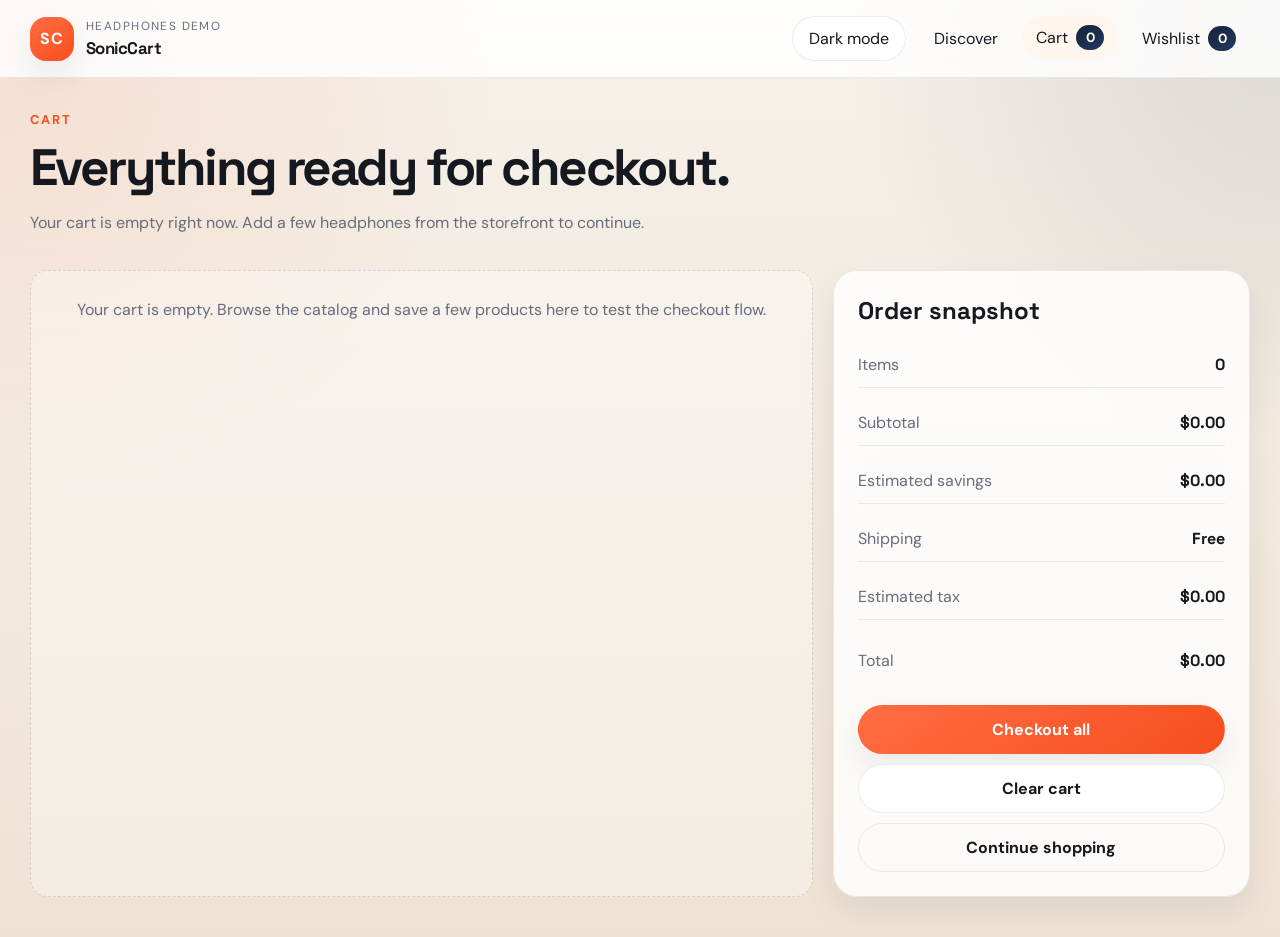
<file: HeadphonesEcommerence/AddToCart/AddToCart.html>
<!doctype html>
<html lang="en">
  <head>
    <meta charset="UTF-8" />
    <meta name="viewport" content="width=device-width, initial-scale=1.0" />
    <title>SonicCart | Cart</title>
    <link rel="preconnect" href="https://fonts.googleapis.com" />
    <link rel="preconnect" href="https://fonts.gstatic.com" crossorigin />
    <link
      href="https://fonts.googleapis.com/css2?family=DM+Sans:wght@400;500;700&family=Space+Grotesk:wght@500;700&display=swap"
      rel="stylesheet"
    />
    <link rel="stylesheet" href="../shared/base.css" />
    <link rel="stylesheet" href="AddToCart.css" />
  </head>
  <body>
    <header class="site-header">
      <div class="header-inner">
        <a href="../HomePage/index.html" class="brand">
          <span class="brand-mark">SC</span>
          <span class="brand-copy">
            <span class="brand-kicker">Headphones demo</span>
            <span class="brand-title">SonicCart</span>
          </span>
        </a>

        <div class="header-actions">
          <button id="theme-toggle" class="theme-toggle" type="button">
            Dark mode
          </button>
          <nav class="site-nav">
            <a href="../HomePage/index.html" class="nav-link">Discover</a>
            <a href="AddToCart.html" class="nav-link active">
              Cart <span id="cart-count" class="nav-count">0</span>
            </a>
            <a href="../AddtoWishlist/AddtoWishlist.html" class="nav-link">
              Wishlist <span id="wishlist-count" class="nav-count">0</span>
            </a>
          </nav>
        </div>
      </div>
    </header>

    <main class="page-shell">
      <section class="page-heading">
        <span class="eyebrow">Cart</span>
        <h1>Everything ready for checkout.</h1>
        <p id="cart-summary">Loading cart details...</p>
      </section>

      <section class="collection-layout">
        <div id="cart-list" class="collection-list"></div>

        <aside class="summary-panel surface-card">
          <h2 class="display-font">Order snapshot</h2>
          <div id="cart-totals" class="summary-stats"></div>
          <div class="summary-actions">
            <button id="checkout-cart" class="btn btn-primary btn-block">
              Checkout all
            </button>
            <button id="clear-cart" class="btn btn-secondary btn-block">
              Clear cart
            </button>
            <a href="../HomePage/index.html" class="btn btn-ghost btn-block">
              Continue shopping
            </a>
          </div>
        </aside>
      </section>
    </main>

    <div id="toast" class="toast hidden" role="status" aria-live="polite"></div>

    <script type="module" src="AddToCart.js"></script>
  </body>
</html>
</file>
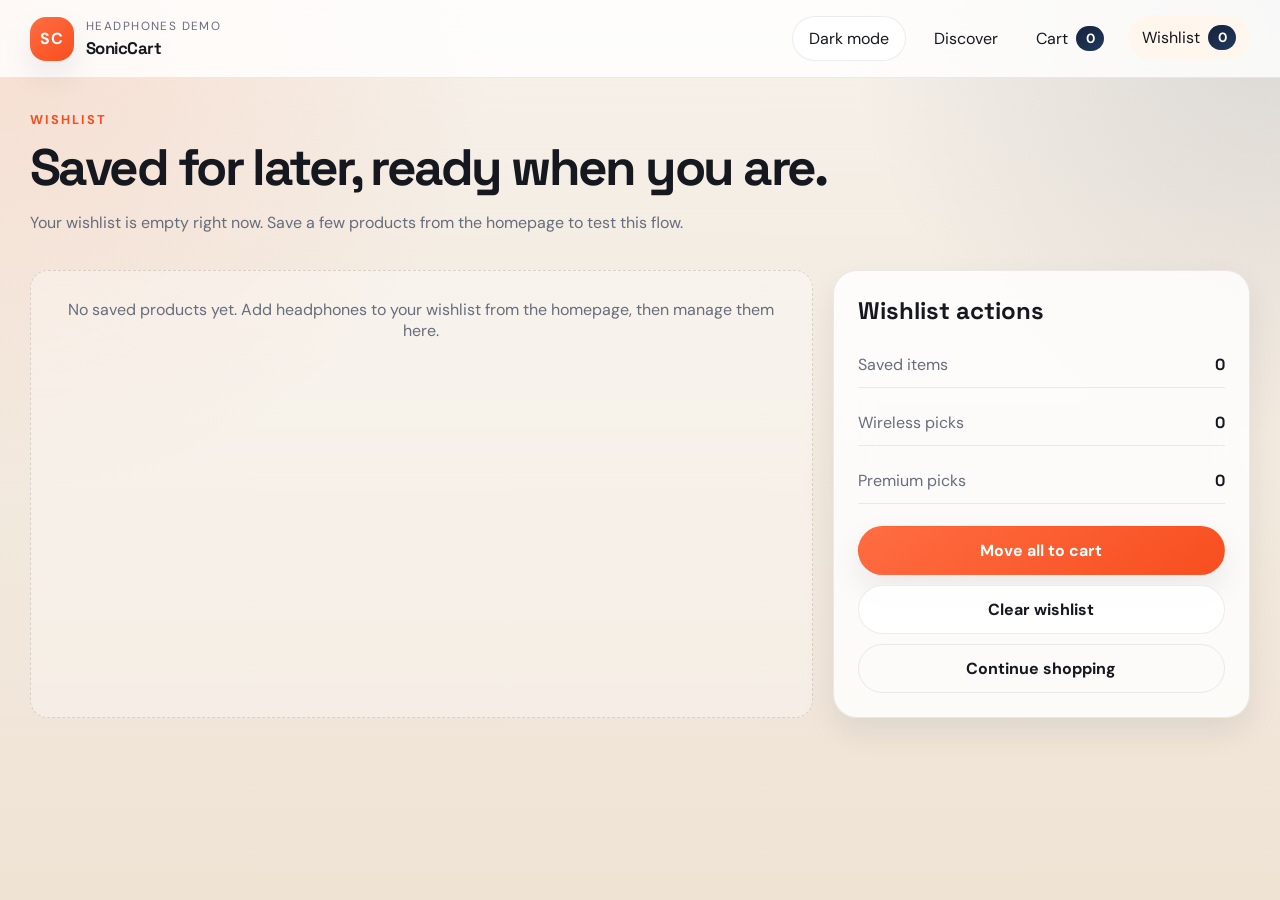
<file: HeadphonesEcommerence/AddtoWishlist/AddtoWishlist.html>
<!doctype html>
<html lang="en">
  <head>
    <meta charset="UTF-8" />
    <meta name="viewport" content="width=device-width, initial-scale=1.0" />
    <title>SonicCart | Wishlist</title>
    <link rel="preconnect" href="https://fonts.googleapis.com" />
    <link rel="preconnect" href="https://fonts.gstatic.com" crossorigin />
    <link
      href="https://fonts.googleapis.com/css2?family=DM+Sans:wght@400;500;700&family=Space+Grotesk:wght@500;700&display=swap"
      rel="stylesheet"
    />
    <link rel="stylesheet" href="../shared/base.css" />
    <link rel="stylesheet" href="AddtoWishlist.css" />
  </head>
  <body>
    <header class="site-header">
      <div class="header-inner">
        <a href="../HomePage/index.html" class="brand">
          <span class="brand-mark">SC</span>
          <span class="brand-copy">
            <span class="brand-kicker">Headphones demo</span>
            <span class="brand-title">SonicCart</span>
          </span>
        </a>

        <div class="header-actions">
          <button id="theme-toggle" class="theme-toggle" type="button">
            Dark mode
          </button>
          <nav class="site-nav">
            <a href="../HomePage/index.html" class="nav-link">Discover</a>
            <a href="../AddToCart/AddToCart.html" class="nav-link">
              Cart <span id="cart-count" class="nav-count">0</span>
            </a>
            <a href="AddtoWishlist.html" class="nav-link active">
              Wishlist <span id="wishlist-count" class="nav-count">0</span>
            </a>
          </nav>
        </div>
      </div>
    </header>

    <main class="page-shell">
      <section class="page-heading">
        <span class="eyebrow">Wishlist</span>
        <h1>Saved for later, ready when you are.</h1>
        <p id="wishlist-summary">Loading saved favorites...</p>
      </section>

      <section class="collection-layout">
        <div id="wishlist-list" class="collection-list"></div>

        <aside class="summary-panel surface-card">
          <h2 class="display-font">Wishlist actions</h2>
          <div id="wishlist-stats" class="summary-stats"></div>
          <div class="summary-actions">
            <button id="move-all-to-cart" class="btn btn-primary btn-block">
              Move all to cart
            </button>
            <button id="clear-wishlist" class="btn btn-secondary btn-block">
              Clear wishlist
            </button>
            <a href="../HomePage/index.html" class="btn btn-ghost btn-block">
              Continue shopping
            </a>
          </div>
        </aside>
      </section>
    </main>

    <div id="toast" class="toast hidden" role="status" aria-live="polite"></div>

    <script type="module" src="AddtoWishlist.js"></script>
  </body>
</html>
</file>
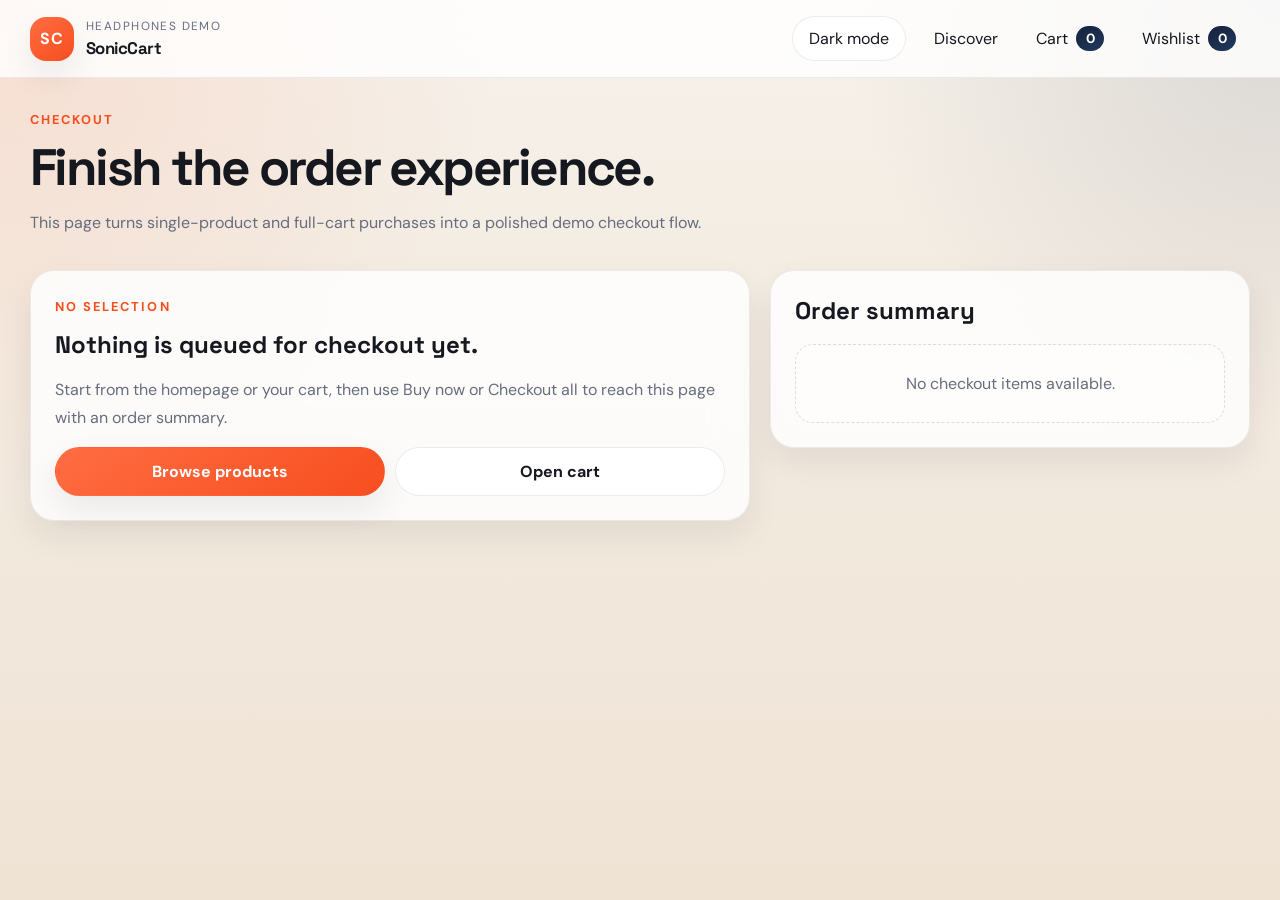
<file: HeadphonesEcommerence/BuyNow/BuyNow.html>
<!doctype html>
<html lang="en">
  <head>
    <meta charset="UTF-8" />
    <meta name="viewport" content="width=device-width, initial-scale=1.0" />
    <title>SonicCart | Checkout</title>
    <!-- Preconnect reduces the delay before Google Fonts start downloading. -->
    <link rel="preconnect" href="https://fonts.googleapis.com" />
    <link rel="preconnect" href="https://fonts.gstatic.com" crossorigin />
    <!-- Brand and display fonts shared across the storefront experience. -->
    <link
      href="https://fonts.googleapis.com/css2?family=DM+Sans:wght@400;500;700&family=Space+Grotesk:wght@500;700&display=swap"
      rel="stylesheet"
    />
    <!-- Shared base styles come first, then page-specific checkout styling. -->
    <link rel="stylesheet" href="../shared/base.css" />
    <link rel="stylesheet" href="BuyNow.css" />
  </head>
  <body>
    <!-- Header keeps navigation and theme controls consistent with the rest of the app. -->
    <header class="site-header">
      <div class="header-inner">
        <a href="../HomePage/index.html" class="brand">
          <span class="brand-mark">SC</span>
          <span class="brand-copy">
            <span class="brand-kicker">Headphones demo</span>
            <span class="brand-title">SonicCart</span>
          </span>
        </a>

        <div class="header-actions">
          <button id="theme-toggle" class="theme-toggle" type="button">
            Dark mode
          </button>
          <nav class="site-nav">
            <a href="../HomePage/index.html" class="nav-link">Discover</a>
            <a href="../AddToCart/AddToCart.html" class="nav-link">
              Cart <span id="cart-count" class="nav-count">0</span>
            </a>
            <a href="../AddtoWishlist/AddtoWishlist.html" class="nav-link">
              Wishlist <span id="wishlist-count" class="nav-count">0</span>
            </a>
          </nav>
        </div>
      </div>
    </header>

    <main class="page-shell">
      <!-- Intro copy explains the purpose of this demo checkout page. -->
      <section class="page-heading">
        <span class="eyebrow">Checkout</span>
        <h1>Finish the order experience.</h1>
        <p>
          This page turns single-product and full-cart purchases into a polished
          demo checkout flow.
        </p>
      </section>

      <!-- JavaScript injects the form into the main area and totals into the sidebar. -->
      <section class="checkout-layout">
        <section id="checkout-main" class="surface-card checkout-main"></section>
        <aside id="checkout-summary" class="surface-card checkout-summary"></aside>
      </section>
    </main>

    <!-- Toast is reused for lightweight feedback after the demo order is placed. -->
    <div id="toast" class="toast hidden" role="status" aria-live="polite"></div>

    <!-- Module script powers the checkout rendering, totals, and submission flow. -->
    <script type="module" src="BuyNow.js"></script>
  </body>
</html>
</file>
<file: HeadphonesEcommerence/shared/base.css>
:root {
  color-scheme: light;
  --bg: #f6f1ea;
  --bg-deep: #efe3d4;
  --surface: rgba(255, 255, 255, 0.82);
  --surface-strong: rgba(255, 255, 255, 0.94);
  --surface-soft: #fff7ee;
  --text: #16181f;
  --muted: #666d7c;
  --line: rgba(22, 24, 31, 0.08);
  --line-strong: rgba(22, 24, 31, 0.14);
  --primary: #ff6d42;
  --primary-strong: #f74e1f;
  --accent: #15223b;
  --success: #15724f;
  --warning: #b15f18;
  --shadow: 0 24px 60px rgba(15, 23, 42, 0.12);
  --shadow-soft: 0 14px 32px rgba(15, 23, 42, 0.08);
  --radius-xl: 32px;
  --radius-lg: 24px;
  --radius-md: 18px;
  --radius-sm: 14px;
}

html[data-theme="dark"] {
  color-scheme: dark;
  --bg: #0d1422;
  --bg-deep: #09101b;
  --surface: rgba(19, 28, 45, 0.84);
  --surface-strong: rgba(18, 27, 44, 0.96);
  --surface-soft: #152138;
  --text: #f5f7fb;
  --muted: #aab4c8;
  --line: rgba(255, 255, 255, 0.08);
  --line-strong: rgba(255, 255, 255, 0.14);
  --primary: #ff8a66;
  --primary-strong: #ff6d42;
  --accent: #dce7ff;
  --success: #4ad29a;
  --warning: #ffc47a;
  --shadow: 0 24px 60px rgba(0, 0, 0, 0.34);
  --shadow-soft: 0 14px 32px rgba(0, 0, 0, 0.24);
}

* {
  box-sizing: border-box;
}

html {
  scroll-behavior: smooth;
}

body {
  margin: 0;
  min-height: 100vh;
  color: var(--text);
  font-family: "DM Sans", system-ui, sans-serif;
  background:
    radial-gradient(circle at top left, rgba(255, 109, 66, 0.14), transparent 32%),
    radial-gradient(circle at top right, rgba(21, 34, 59, 0.12), transparent 28%),
    linear-gradient(180deg, var(--bg) 0%, var(--bg-deep) 100%);
}

::selection {
  background: rgba(255, 109, 66, 0.22);
}

a {
  color: inherit;
  text-decoration: none;
}

button,
input,
select,
textarea {
  font: inherit;
}

button {
  color: inherit;
}

img {
  display: block;
  max-width: 100%;
}

.hidden {
  display: none !important;
}

.site-header {
  position: sticky;
  top: 0;
  z-index: 20;
  border-bottom: 1px solid var(--line);
  background: var(--surface);
  backdrop-filter: blur(18px);
}

.header-inner {
  width: min(1220px, calc(100% - 32px));
  margin: 0 auto;
  padding: 16px 0;
  display: flex;
  align-items: center;
  justify-content: space-between;
  gap: 18px;
}

.brand {
  display: inline-flex;
  align-items: center;
  gap: 12px;
}

.brand-mark {
  width: 44px;
  height: 44px;
  display: grid;
  place-items: center;
  border-radius: 16px;
  color: #ffffff;
  font-weight: 700;
  letter-spacing: 0.08em;
  background: linear-gradient(145deg, var(--primary), var(--primary-strong));
  box-shadow: var(--shadow-soft);
}

.brand-copy {
  display: grid;
  gap: 3px;
}

.brand-kicker {
  color: var(--muted);
  font-size: 0.74rem;
  letter-spacing: 0.12em;
  text-transform: uppercase;
}

.brand-title,
.display-font {
  font-family: "Space Grotesk", system-ui, sans-serif;
}

.brand-title {
  font-size: 1.05rem;
  font-weight: 700;
  letter-spacing: -0.03em;
}

.header-actions {
  display: flex;
  align-items: center;
  justify-content: flex-end;
  gap: 14px;
  flex: 1;
  flex-wrap: wrap;
}

.search-wrap {
  display: flex;
  align-items: center;
  gap: 10px;
  flex-wrap: wrap;
  min-width: min(420px, 100%);
  flex: 1;
}

.search-wrap input {
  width: auto;
  flex: 1 1 240px;
  border: 1px solid var(--line);
  border-radius: 999px;
  padding: 13px 18px;
  background: var(--surface-strong);
  color: var(--text);
  outline: none;
  transition: border-color 0.2s ease, box-shadow 0.2s ease;
}

.search-wrap input:focus,
.field input:focus,
.field select:focus,
.field textarea:focus {
  border-color: rgba(255, 109, 66, 0.52);
  box-shadow: 0 0 0 4px rgba(255, 109, 66, 0.14);
}

.site-nav {
  display: flex;
  align-items: center;
  gap: 10px;
  flex-wrap: wrap;
}

.nav-link {
  display: inline-flex;
  align-items: center;
  gap: 8px;
  padding: 10px 14px;
  border-radius: 999px;
  background: transparent;
  color: var(--text);
  transition: background 0.2s ease, transform 0.2s ease;
}

.nav-link:hover,
.nav-link.active {
  background: var(--surface-soft);
  transform: translateY(-1px);
}

.nav-count {
  min-width: 28px;
  padding: 4px 8px;
  border-radius: 999px;
  font-size: 0.84rem;
  font-weight: 700;
  text-align: center;
  color: #ffffff;
  background: linear-gradient(145deg, var(--accent), #22395e);
}

.theme-toggle {
  border: 1px solid var(--line);
  border-radius: 999px;
  padding: 11px 16px;
  background: var(--surface-strong);
  cursor: pointer;
  transition: transform 0.2s ease, border-color 0.2s ease;
}

.theme-toggle:hover {
  transform: translateY(-1px);
  border-color: var(--line-strong);
}

.page-shell {
  width: min(1220px, calc(100% - 32px));
  margin: 0 auto;
}

.surface-card {
  border: 1px solid var(--line);
  border-radius: var(--radius-lg);
  background: var(--surface);
  box-shadow: var(--shadow-soft);
  backdrop-filter: blur(18px);
}

.eyebrow {
  display: inline-block;
  margin-bottom: 14px;
  color: var(--primary-strong);
  font-size: 0.8rem;
  font-weight: 700;
  letter-spacing: 0.16em;
  text-transform: uppercase;
}

.section-heading h1,
.section-heading h2,
.section-heading h3,
.page-heading h1,
.page-heading h2 {
  margin: 0;
  font-family: "Space Grotesk", system-ui, sans-serif;
  letter-spacing: -0.05em;
}

.section-heading p,
.page-heading p,
.section-copy,
.muted-copy {
  color: var(--muted);
  line-height: 1.7;
}

.btn {
  display: inline-flex;
  align-items: center;
  justify-content: center;
  gap: 10px;
  border: 1px solid transparent;
  border-radius: 999px;
  padding: 13px 18px;
  cursor: pointer;
  font-weight: 700;
  transition:
    transform 0.2s ease,
    background 0.2s ease,
    border-color 0.2s ease,
    color 0.2s ease;
}

.btn:hover {
  transform: translateY(-1px);
}

.btn:disabled,
.theme-toggle:disabled,
button:disabled {
  opacity: 0.55;
  cursor: not-allowed;
  transform: none;
}

.btn-primary {
  color: #ffffff;
  background: linear-gradient(145deg, var(--primary), var(--primary-strong));
  box-shadow: var(--shadow-soft);
}

.btn-secondary {
  color: var(--text);
  border-color: var(--line);
  background: var(--surface-strong);
}

.btn-ghost {
  color: var(--text);
  background: transparent;
  border-color: var(--line);
}

.btn-block {
  width: 100%;
}

.pill-row {
  display: flex;
  align-items: center;
  gap: 10px;
  flex-wrap: wrap;
}

.pill {
  display: inline-flex;
  align-items: center;
  gap: 8px;
  padding: 8px 12px;
  border-radius: 999px;
  color: var(--muted);
  background: var(--surface-soft);
  border: 1px solid var(--line);
  font-size: 0.9rem;
}

.field {
  display: grid;
  gap: 8px;
}

.field span {
  font-weight: 700;
}

.field input,
.field select,
.field textarea {
  width: 100%;
  border: 1px solid var(--line);
  border-radius: 16px;
  padding: 14px 16px;
  background: var(--surface-strong);
  color: var(--text);
  outline: none;
  resize: vertical;
}

.toast {
  position: fixed;
  left: 50%;
  bottom: 24px;
  transform: translateX(-50%);
  z-index: 40;
  max-width: min(90vw, 520px);
  padding: 14px 18px;
  border-radius: 999px;
  color: #ffffff;
  background: rgba(10, 15, 26, 0.92);
  box-shadow: 0 18px 40px rgba(0, 0, 0, 0.28);
  opacity: 0;
  transition: opacity 0.22s ease, transform 0.22s ease;
}

.toast.visible {
  opacity: 1;
  transform: translateX(-50%) translateY(-4px);
}

.empty-state {
  padding: 28px;
  border: 1px dashed var(--line-strong);
  border-radius: var(--radius-md);
  background: rgba(255, 255, 255, 0.34);
  color: var(--muted);
  text-align: center;
}

@media (max-width: 960px) {
  .header-inner {
    padding: 14px 0;
    align-items: flex-start;
  }

  .header-actions {
    justify-content: flex-start;
  }

  .search-wrap {
    min-width: 100%;
    order: 3;
  }
}

@media (max-width: 640px) {
  .page-shell,
  .header-inner {
    width: min(100% - 24px, 1220px);
  }

  .nav-link,
  .theme-toggle,
  .btn {
    width: 100%;
  }

  .site-nav,
  .header-actions {
    width: 100%;
  }
}
</file>
<file: HeadphonesEcommerence/AddToCart/AddToCart.css>
.page-heading {
  padding: 30px 0 18px;
}

.page-heading h1 {
  font-size: clamp(2.2rem, 4vw, 3.5rem);
  line-height: 1;
}

.collection-layout {
  display: grid;
  grid-template-columns: minmax(0, 1.5fr) minmax(280px, 0.8fr);
  gap: 20px;
  padding-bottom: 40px;
}

.collection-list {
  display: grid;
  gap: 18px;
}

.collection-item {
  display: grid;
  grid-template-columns: 180px minmax(0, 1fr);
  gap: 18px;
  padding: 18px;
  border: 1px solid var(--line);
  border-radius: 24px;
  background: var(--surface);
  box-shadow: var(--shadow-soft);
}

.item-visual img {
  width: 100%;
  height: 180px;
  object-fit: cover;
  border-radius: 18px;
}

.item-copy {
  display: grid;
  gap: 12px;
}

.item-copy h2 {
  margin: 0;
  font-family: "Space Grotesk", system-ui, sans-serif;
  font-size: 1.3rem;
  line-height: 1.2;
}

.item-copy p {
  margin: 0;
  color: var(--muted);
  line-height: 1.6;
}

.item-tags {
  display: flex;
  gap: 8px;
  flex-wrap: wrap;
}

.item-price {
  display: flex;
  align-items: center;
  gap: 12px;
  flex-wrap: wrap;
}

.item-price strong {
  font-family: "Space Grotesk", system-ui, sans-serif;
  font-size: 1.8rem;
}

.item-price span {
  color: var(--muted);
  text-decoration: line-through;
}

.item-actions {
  display: flex;
  gap: 10px;
  flex-wrap: wrap;
  margin-top: 6px;
}

.item-actions .btn {
  flex: 1 1 180px;
}

.summary-panel {
  padding: 24px;
  align-self: start;
  position: sticky;
  top: 94px;
}

.summary-panel h2 {
  margin: 0 0 16px;
}

.summary-stats {
  display: grid;
  gap: 12px;
}

.summary-row {
  display: flex;
  align-items: center;
  justify-content: space-between;
  gap: 12px;
  padding: 12px 0;
  border-bottom: 1px solid var(--line);
}

.summary-row span {
  color: var(--muted);
}

.summary-row strong {
  font-family: "Space Grotesk", system-ui, sans-serif;
}

.summary-row.total {
  padding-top: 18px;
  border-bottom: none;
}

.summary-actions {
  display: grid;
  gap: 10px;
  margin-top: 22px;
}

@media (max-width: 960px) {
  .collection-layout {
    grid-template-columns: 1fr;
  }

  .summary-panel {
    position: static;
  }
}

@media (max-width: 640px) {
  .collection-item {
    grid-template-columns: 1fr;
  }
}
</file>
<file: HeadphonesEcommerence/AddtoWishlist/AddtoWishlist.css>
.page-heading {
  padding: 30px 0 18px;
}

.page-heading h1 {
  font-size: clamp(2.2rem, 4vw, 3.5rem);
  line-height: 1;
}

.collection-layout {
  display: grid;
  grid-template-columns: minmax(0, 1.5fr) minmax(280px, 0.8fr);
  gap: 20px;
  padding-bottom: 40px;
}

.collection-list {
  display: grid;
  gap: 18px;
}

.collection-item {
  display: grid;
  grid-template-columns: 180px minmax(0, 1fr);
  gap: 18px;
  padding: 18px;
  border: 1px solid var(--line);
  border-radius: 24px;
  background: var(--surface);
  box-shadow: var(--shadow-soft);
}

.item-visual img {
  width: 100%;
  height: 180px;
  object-fit: cover;
  border-radius: 18px;
}

.item-copy {
  display: grid;
  gap: 12px;
}

.item-copy h2 {
  margin: 0;
  font-family: "Space Grotesk", system-ui, sans-serif;
  font-size: 1.3rem;
  line-height: 1.2;
}

.item-copy p {
  margin: 0;
  color: var(--muted);
  line-height: 1.6;
}

.item-tags {
  display: flex;
  gap: 8px;
  flex-wrap: wrap;
}

.item-price {
  display: flex;
  align-items: center;
  gap: 12px;
  flex-wrap: wrap;
}

.item-price strong {
  font-family: "Space Grotesk", system-ui, sans-serif;
  font-size: 1.8rem;
}

.item-actions {
  display: flex;
  gap: 10px;
  flex-wrap: wrap;
  margin-top: 6px;
}

.item-actions .btn {
  flex: 1 1 180px;
}

.summary-panel {
  padding: 24px;
  align-self: start;
  position: sticky;
  top: 94px;
}

.summary-panel h2 {
  margin: 0 0 16px;
}

.summary-stats {
  display: grid;
  gap: 12px;
}

.summary-row {
  display: flex;
  align-items: center;
  justify-content: space-between;
  gap: 12px;
  padding: 12px 0;
  border-bottom: 1px solid var(--line);
}

.summary-row span {
  color: var(--muted);
}

.summary-row strong {
  font-family: "Space Grotesk", system-ui, sans-serif;
}

.summary-actions {
  display: grid;
  gap: 10px;
  margin-top: 22px;
}

@media (max-width: 960px) {
  .collection-layout {
    grid-template-columns: 1fr;
  }

  .summary-panel {
    position: static;
  }
}

@media (max-width: 640px) {
  .collection-item {
    grid-template-columns: 1fr;
  }
}
</file>
<file: HeadphonesEcommerence/BuyNow/BuyNow.css>
/* Space the intro copy away from the header so the checkout page starts with breathing room. */
.page-heading {
  padding: 30px 0 18px;
}

/* Scale the main heading smoothly between mobile and desktop widths. */
.page-heading h1 {
  font-size: clamp(2.2rem, 4vw, 3.5rem);
  line-height: 1;
}

/* Use a two-column layout: form on the left, sticky summary on the right. */
.checkout-layout {
  display: grid;
  grid-template-columns: minmax(0, 1.2fr) minmax(320px, 0.8fr);
  gap: 20px;
  padding-bottom: 40px;
}

/* Give both cards matching internal spacing for a balanced layout. */
.checkout-main,
.checkout-summary {
  padding: 24px;
}

/* Checkout card headings reuse the brand display font for visual hierarchy. */
.checkout-main h2,
.checkout-summary h2 {
  margin: 0;
  font-family: "Space Grotesk", system-ui, sans-serif;
}

/* Muted body copy keeps supporting text readable without competing with titles. */
.checkout-main p,
.checkout-summary p {
  color: var(--muted);
  line-height: 1.7;
}

/* Stack the form sections with consistent spacing. */
.checkout-form {
  display: grid;
  gap: 18px;
  margin-top: 20px;
}

/* Desktop form fields are split into two columns to shorten scan length. */
.form-grid {
  display: grid;
  grid-template-columns: repeat(2, minmax(0, 1fr));
  gap: 14px;
}

/* Wider fields like address and notes span across both columns. */
.form-grid .field.full {
  grid-column: 1 / -1;
}

/* Action buttons wrap cleanly if the viewport gets too narrow. */
.checkout-actions {
  display: flex;
  gap: 10px;
  flex-wrap: wrap;
}

/* Keep both buttons wide enough to feel tappable without forcing equal widths. */
.checkout-actions .btn {
  flex: 1 1 220px;
}

/* The order summary behaves like a sticky sidebar on larger screens. */
.checkout-summary {
  display: grid;
  gap: 18px;
  align-self: start;
  position: sticky;
  top: 94px;
}

/* Summary items are stacked as a compact list of purchased products. */
.summary-items {
  display: grid;
  gap: 14px;
}

/* Pair each product thumbnail with its text details in a small grid. */
.summary-item {
  display: grid;
  grid-template-columns: 84px minmax(0, 1fr);
  gap: 12px;
  align-items: start;
}

/* Crop product images neatly so mismatched source images still align well. */
.summary-item img {
  width: 84px;
  height: 84px;
  object-fit: cover;
  border-radius: 16px;
}

/* Reset default margins and tighten the product title. */
.summary-item h3 {
  margin: 0;
  font-size: 1rem;
  line-height: 1.3;
}

/* Add small spacing between stacked pieces of product metadata. */
.summary-item p {
  margin: 6px 0 0;
}

/* Totals are arranged as a simple vertical pricing breakdown. */
.summary-total-list {
  display: grid;
  gap: 12px;
}

/* Each total row aligns labels and values on opposite sides for quick scanning. */
.summary-total-row {
  display: flex;
  align-items: center;
  justify-content: space-between;
  gap: 12px;
  padding: 10px 0;
  border-bottom: 1px solid var(--line);
}

/* The final amount gets extra separation so it reads like the key figure. */
.summary-total-row.total {
  border-bottom: none;
  padding-top: 16px;
}

/* Reuse the display font for emphasized money values. */
.summary-total-row strong {
  font-family: "Space Grotesk", system-ui, sans-serif;
}

/* Trust points mimic the reassurance blocks common in real checkout experiences. */
.trust-points {
  display: grid;
  gap: 10px;
}

/* Give each reassurance block a soft panel treatment. */
.trust-point {
  padding: 14px;
  border-radius: 16px;
  border: 1px solid var(--line);
  background: var(--surface-soft);
}

/* Make the trust-point heading sit above its supporting sentence. */
.trust-point strong {
  display: block;
  margin-bottom: 4px;
}

@media (max-width: 960px) {
  /* Collapse the layout to one column earlier so tablets stay comfortable. */
  .checkout-layout {
    grid-template-columns: 1fr;
  }

  /* Remove sticky behavior once the summary sits in the normal document flow. */
  .checkout-summary {
    position: static;
  }
}

@media (max-width: 640px) {
  /* Single-column fields are easier to fill out on phones. */
  .form-grid {
    grid-template-columns: 1fr;
  }
}
</file>
